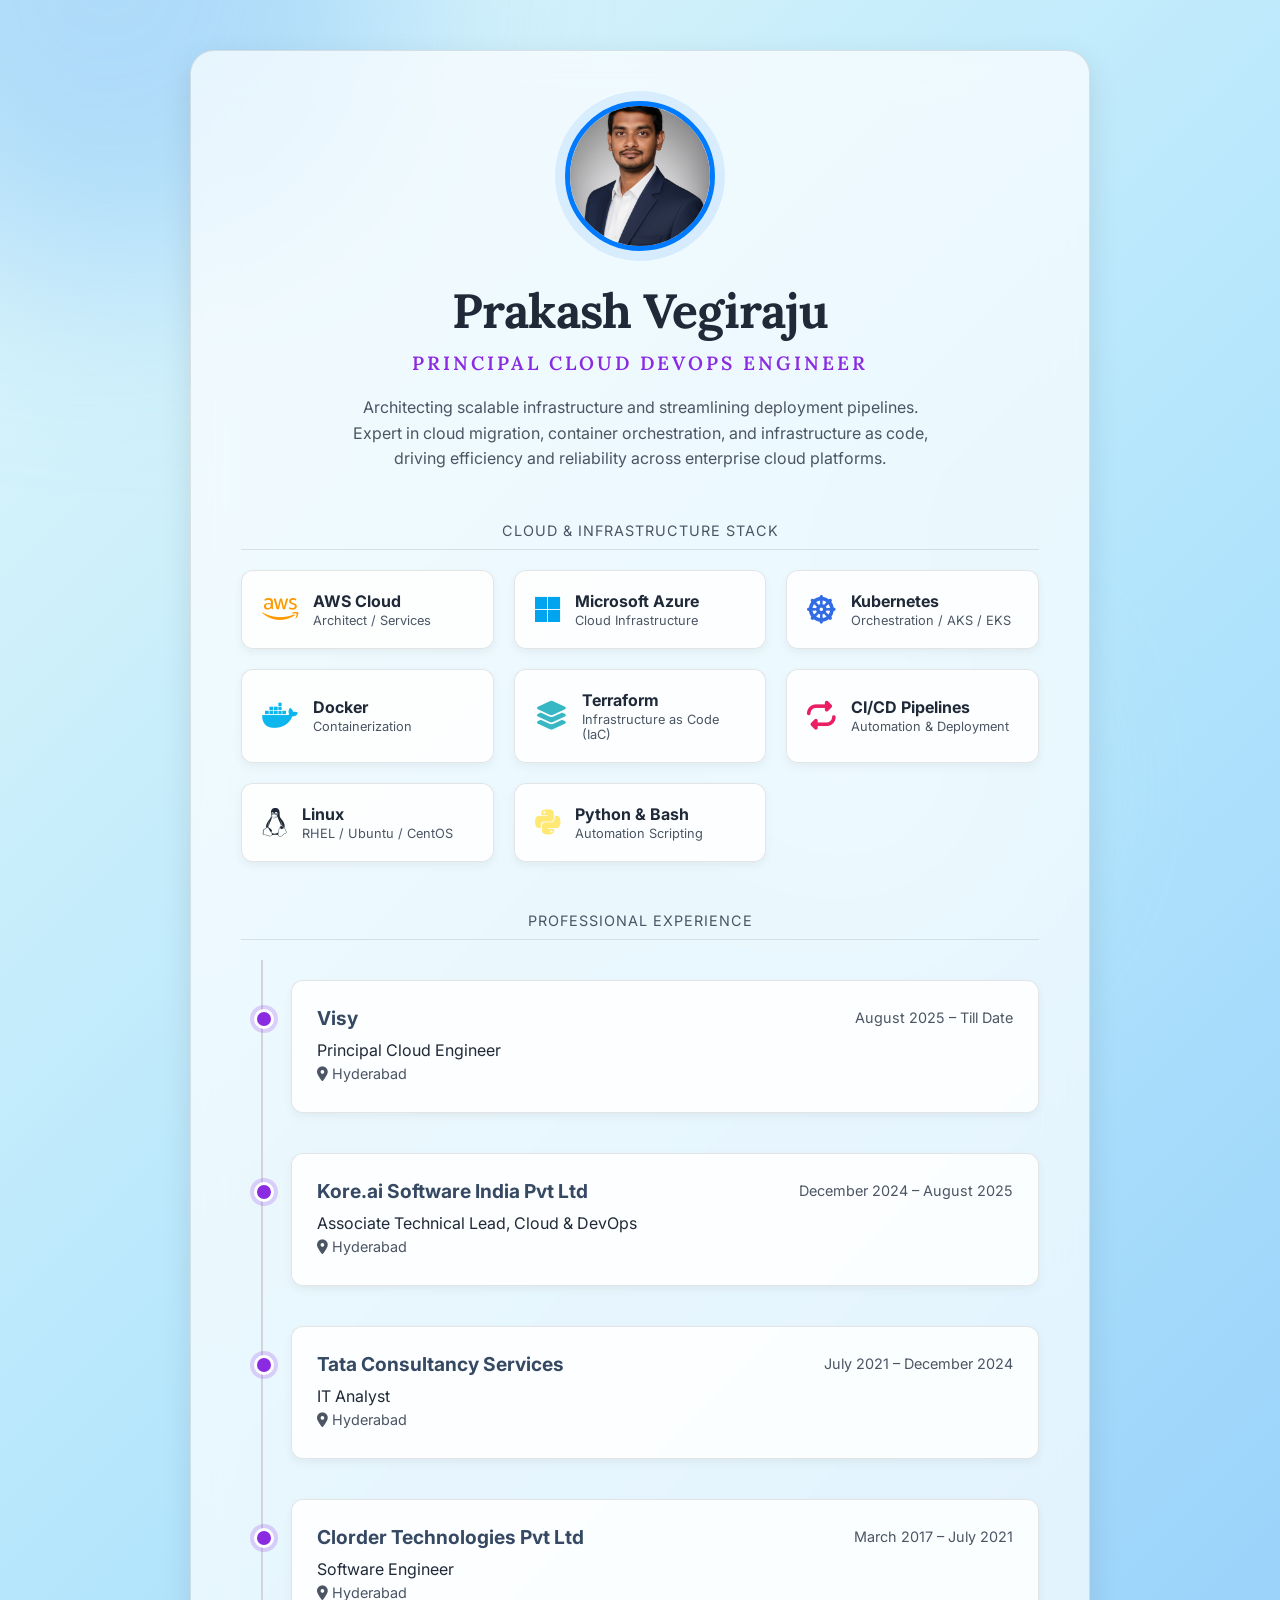
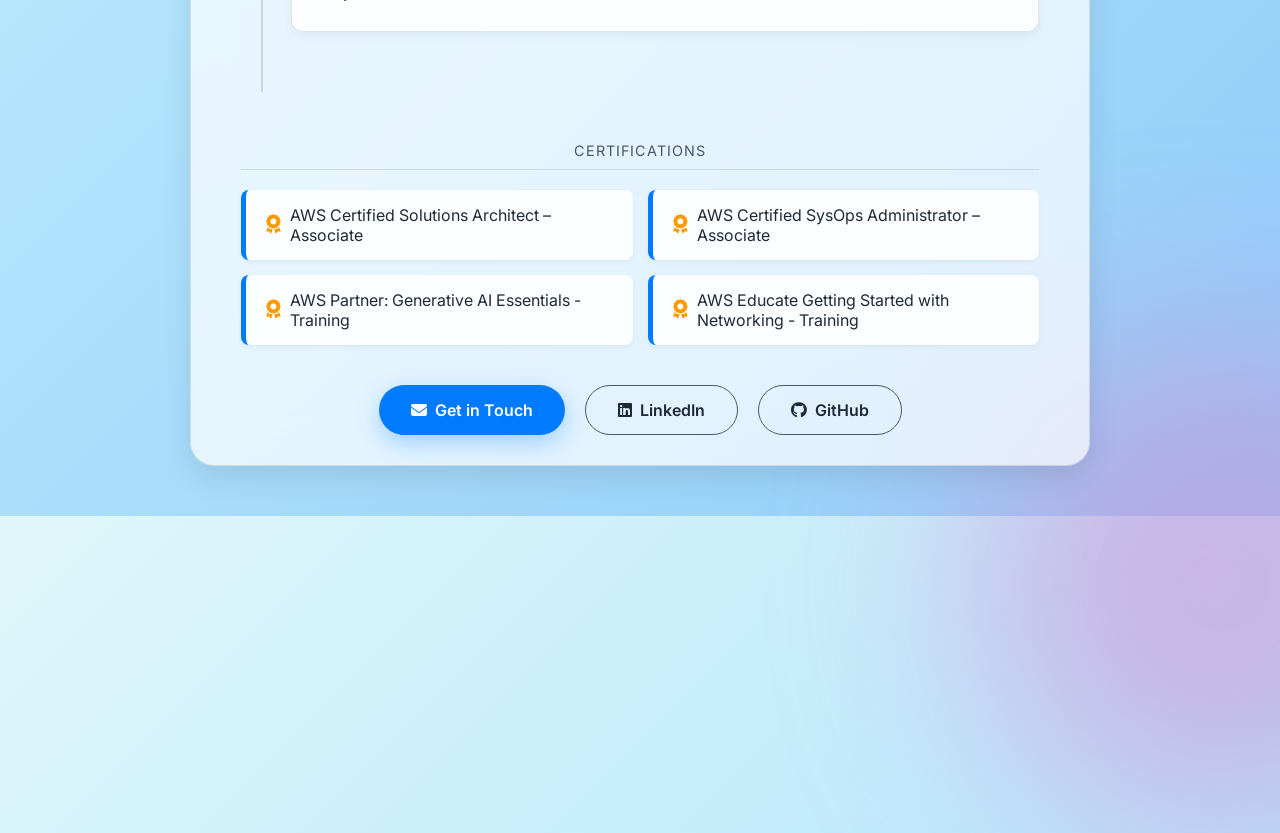
<file: index.html>
<!DOCTYPE html>
<html lang="en">
<head>
    <meta charset="UTF-8">
    <meta name="viewport" content="width=device-width, initial-scale=1.0">
    <title>Prakash Vegiraju | Principal Cloud DevOps Engineer</title>
    <link rel="stylesheet" href="https://cdnjs.cloudflare.com/ajax/libs/font-awesome/6.4.0/css/all.min.css">
    <link href="https://fonts.googleapis.com/css2?family=Inter:wght@300;400;600;800&family=Lora:wght@600;700&display=swap" rel="stylesheet">
    
    <style>
        :root {
            /* NEW: Light Sky Blue Gradient */
            --bg-gradient: linear-gradient(135deg, #e0f7fa 0%, #b3e5fc 50%, #90caf9 100%); 
            
            --text-dark: #1f2937; 
            --text-dim: #4b5563;
            --accent-blue: #007bff; 
            --accent-purple: #8a2be2; 
            --card-bg: rgba(255, 255, 255, 0.7); 
            --card-border: rgba(0, 0, 0, 0.1);
            --timeline-line: #d1d5db;
            --timeline-dot: #60a5fa;
            --box-shadow-light: 0 10px 30px rgba(0, 0, 0, 0.1);
        }

        * { box-sizing: border-box; }

        /* SCROLLING FIX: Ensures the page can scroll when content overflows */
        html {
            scroll-behavior: smooth;
        }

        body {
            font-family: 'Inter', sans-serif;
            background: var(--bg-gradient); 
            color: var(--text-dark);
            margin: 0;
            min-height: 100vh;
            
            padding-top: 50px; 
            padding-bottom: 50px; 
            
            position: relative;
            overflow-y: auto; 
            overflow-x: hidden; 
        }

        /* Abstract background shapes - Updated to cool tones */
        .blob {
            position: absolute;
            filter: blur(100px); 
            z-index: -1;
            opacity: 0.6; 
            border-radius: 50%;
            animation: float 20s infinite ease-in-out; 
        }
        .blob-1 { top: -15%; left: -15%; width: 600px; height: 600px; background: #90CAF9; animation-delay: 0s; } 
        .blob-2 { bottom: -15%; right: -15%; width: 500px; height: 500px; background: #CE93D8; animation-delay: -10s; } 
        .blob-3 { top: 30%; right: 20%; width: 300px; height: 300px; background: #E0F7FA; animation-delay: -5s; opacity: 0.4;} 


        @keyframes float {
            0% { transform: translate(0, 0) scale(1); }
            33% { transform: translate(30px, -30px) scale(1.05); }
            66% { transform: translate(-20px, 20px) scale(0.95); }
            100% { transform: translate(0, 0) scale(1); }
        }

        .portfolio-wrapper {
            max-width: 900px;
            width: 100%;
            margin: 0 auto; 
            
            background: var(--card-bg); 
            backdrop-filter: blur(20px); 
            -webkit-backdrop-filter: blur(20px);
            border: 1px solid var(--card-border);
            border-radius: 24px;
            
            padding: 50px 50px 30px 50px; 
            
            box-shadow: var(--box-shadow-light); 
            animation: fadeIn 1s ease-out;
        }

        header { text-align: center; margin-bottom: 50px; }

        .profile-picture {
            width: 150px;
            height: 150px;
            border-radius: 50%;
            object-fit: cover;
            border: 5px solid var(--accent-blue); 
            margin-bottom: 25px;
            box-shadow: 0 0 0 10px rgba(0, 123, 255, 0.1); 
            transition: transform 0.3s ease-in-out;
        }
        .profile-picture:hover {
            transform: scale(1.05) rotate(2deg); 
            box-shadow: 0 0 0 12px rgba(0, 123, 255, 0.2), 0 0 20px rgba(0, 123, 255, 0.4);
        }
        
        /* FONT CHANGE FOR NAME */
        h1 {
            font-family: 'Lora', serif; /* Distinguished serif font */
            font-size: 3rem;
            margin: 0 0 10px 0;
            font-weight: 700;
            color: var(--text-dark); 
            letter-spacing: -1px;
        }

        /* FONT CHANGE FOR DESIGNATION */
        h2 {
            font-family: 'Lora', serif; /* Distinguished serif font */
            font-size: 1.2rem;
            color: var(--accent-purple); 
            text-transform: uppercase;
            letter-spacing: 3px; 
            margin-top: 0;
            font-weight: 600;
        }

        .bio {
            color: var(--text-dim);
            max-width: 600px;
            margin: 20px auto;
            line-height: 1.6;
            font-weight: 400;
        }

        /* --- GLOBAL SECTION STYLES --- */
        .section-title {
            font-size: 0.9rem;
            color: var(--text-dim);
            text-transform: uppercase;
            letter-spacing: 1px;
            margin-top: 50px;
            margin-bottom: 20px;
            border-bottom: 1px solid var(--card-border);
            padding-bottom: 10px;
            text-align: center; 
        }

        /* --- TECH STACK GRID --- */
        .tech-grid {
            display: grid;
            grid-template-columns: repeat(auto-fit, minmax(200px, 1fr));
            gap: 20px;
            margin-bottom: 40px;
        }

        .tech-card {
            background: rgba(255, 255, 255, 0.85); 
            padding: 20px;
            border-radius: 12px;
            border: 1px solid var(--card-border);
            transition: transform 0.3s, border-color 0.3s, box-shadow 0.3s;
            display: flex;
            align-items: center;
            gap: 15px;
            box-shadow: 0 4px 10px rgba(0,0,0,0.05);
        }

        .tech-card:hover {
            transform: translateY(-8px); 
            border-color: var(--accent-purple); 
            box-shadow: 0 12px 25px rgba(0,0,0,0.15); 
        }

        .tech-icon { font-size: 1.8rem; }
        .fa-aws { color: #ff9900; }
        .fa-microsoft { color: #00a4ef; }
        .fa-docker { color: #0db7ed; }
        .fa-linux { color: var(--text-dark); } 
        .fa-python { color: #ffe873; }
        .fa-terminal { color: #4ade80; }
        .fa-dharmachakra { color: #326ce5; }
        .fa-repeat { color: #e91e63; } 
        .fa-layer-group { color: #37b7c3; } 

        .tech-info h3 { margin: 0; font-size: 1rem; color: var(--text-dark); }
        .tech-info p { margin: 2px 0 0 0; font-size: 0.8rem; color: var(--text-dim); }

        /* --- EXPERIENCE TIMELINE --- */
        .timeline {
            position: relative;
            padding: 20px 0 20px 30px;
            margin-left: 20px;
        }

        .timeline::before {
            content: '';
            position: absolute;
            top: 0;
            left: 0;
            width: 2px;
            height: 100%;
            background: var(--timeline-line);
        }

        .timeline-item {
            margin-bottom: 40px;
            position: relative;
            background: rgba(255, 255, 255, 0.85);
            padding: 25px;
            border-radius: 12px;
            border: 1px solid var(--card-border);
            box-shadow: 0 4px 10px rgba(0,0,0,0.05);
            transition: transform 0.2s, border-color 0.2s;
        }

        .timeline-item:hover {
            transform: translateX(8px); 
            border-color: var(--accent-purple);
            box-shadow: 0 8px 15px rgba(0,0,0,0.1);
        }

        .timeline-item::before {
            content: '';
            position: absolute;
            top: 28px;
            left: -38px;
            width: 14px; 
            height: 14px;
            border-radius: 50%;
            background: var(--accent-purple); 
            border: 3px solid #fff; 
            box-shadow: 0 0 0 4px rgba(138, 43, 226, 0.2); 
        }

        .timeline-header {
            display: flex;
            justify-content: space-between;
            align-items: center;
            margin-bottom: 10px;
            flex-wrap: wrap;
        }

        /* COLOR CHANGE FOR COMPANY NAME */
        .timeline-header h3 {
            margin: 0;
            font-size: 1.2rem;
            color: #364963; 
        }

        .timeline-header span {
            font-size: 0.9rem;
            color: var(--text-dim);
            font-weight: 400;
        }

        .timeline-body p {
            margin: 5px 0;
            color: var(--text-dark);
        }
        .timeline-body .location {
            font-size: 0.9rem;
            color: var(--text-dim);
            margin-top: 5px;
        }

        /* --- CERTIFICATIONS SECTION --- */
        .cert-list {
            list-style: none;
            padding: 0;
            margin: 0 0 40px 0;
            display: grid;
            grid-template-columns: repeat(auto-fit, minmax(350px, 1fr));
            gap: 15px;
        }

        .cert-list li {
            padding: 15px 20px;
            background: rgba(255, 255, 255, 0.85);
            border-radius: 8px;
            border-left: 5px solid var(--accent-blue);
            box-shadow: 0 2px 5px rgba(0,0,0,0.05);
            font-size: 1rem;
            color: var(--text-dark);
            display: flex;
            align-items: center;
            gap: 10px;
            transition: border-left-color 0.3s;
        }
        
        /* Make the entire list item clickable via a nested anchor tag */
        .cert-list li a {
            text-decoration: none; /* Remove underline from link */
            color: var(--text-dark);
            display: flex; /* Makes the entire text/icon area the link */
            align-items: center;
            gap: 10px;
            width: 100%;
        }

        .cert-list li:hover {
            border-left-color: var(--accent-purple);
        }
        
        .cert-list li i {
            color: #ff9900; /* AWS Gold */
            font-size: 1.2rem;
        }


        /* --- CONTACT BUTTONS (Action bar spacing adjusted) --- */
        .actions {
            display: flex;
            justify-content: center;
            gap: 20px;
            flex-wrap: wrap;
            margin-top: 30px; 
        }

        .btn {
            padding: 14px 32px;
            border-radius: 50px;
            text-decoration: none;
            font-weight: 600;
            transition: all 0.3s;
            font-size: 1rem;
            display: flex;
            align-items: center;
            gap: 8px;
        }

        .btn-primary {
            background: var(--accent-blue);
            color: white; 
            box-shadow: 0 8px 25px rgba(0, 123, 255, 0.3);
        }
        
        .btn-primary:hover {
            background: var(--accent-purple); 
            box-shadow: 0 10px 30px rgba(138, 43, 226, 0.4);
            transform: translateY(-3px);
        }

        .btn-secondary {
            background: transparent;
            border: 1px solid var(--text-dim);
            color: var(--text-dark);
        }

        .btn-secondary:hover {
            border-color: var(--accent-purple);
            background: rgba(138, 43, 226, 0.05);
            color: var(--accent-purple);
            transform: translateY(-3px);
        }

        /* Mobile Tweaks */
        @media (max-width: 600px) {
            .portfolio-wrapper { 
                /* Adjusted padding for smaller screens */
                padding: 30px 20px 30px 20px; 
            }
            h1 { font-size: 2rem; }
            h2 { font-size: 1rem; letter-spacing: 1px;}
            .tech-grid { grid-template-columns: 1fr; }
            .timeline { padding-left: 20px; margin-left: 10px; }
            .timeline-item::before { left: -29px; }
            .timeline-header { flex-direction: column; align-items: flex-start; }
            .cert-list { grid-template-columns: 1fr; } /* Stack certs on small screens */
        }

        @keyframes fadeIn {
            from { opacity: 0; transform: translateY(20px); }
            to { opacity: 1; transform: translateY(0); }
        }
    </style>
</head>
<body>

    <div class="blob blob-1"></div>
    <div class="blob blob-2"></div>
    <div class="blob blob-3"></div>

    <main class="portfolio-wrapper">
        <header>
            <img src="profile.jpeg" alt="Prakash Vegiraju" class="profile-picture">
            <h1>Prakash Vegiraju</h1>
            <h2>Principal Cloud DevOps Engineer</h2>
            <p class="bio">
                Architecting scalable infrastructure and streamlining deployment pipelines. 
                Expert in cloud migration, container orchestration, and infrastructure as code, 
                driving efficiency and reliability across enterprise cloud platforms.
            </p>
        </header>

        <div class="section-title">Cloud & Infrastructure Stack</div>
        
        <div class="tech-grid">
            <div class="tech-card">
                <i class="fab fa-aws tech-icon"></i>
                <div class="tech-info">
                    <h3>AWS Cloud</h3>
                    <p>Architect / Services</p>
                </div>
            </div>

            <div class="tech-card">
                <i class="fab fa-microsoft tech-icon"></i>
                <div class="tech-info">
                    <h3>Microsoft Azure</h3>
                    <p>Cloud Infrastructure</p>
                </div>
            </div>

            <div class="tech-card">
                <i class="fas fa-dharmachakra tech-icon"></i>
                <div class="tech-info">
                    <h3>Kubernetes</h3>
                    <p>Orchestration / AKS / EKS</p>
                </div>
            </div>

            <div class="tech-card">
                <i class="fab fa-docker tech-icon"></i>
                <div class="tech-info">
                    <h3>Docker</h3>
                    <p>Containerization</p>
                </div>
            </div>
            
            <div class="tech-card">
                <i class="fas fa-layer-group tech-icon"></i>
                <div class="tech-info">
                    <h3>Terraform</h3>
                    <p>Infrastructure as Code (IaC)</p>
                </div>
            </div>
            
            <div class="tech-card">
                <i class="fas fa-repeat tech-icon"></i>
                <div class="tech-info">
                    <h3>CI/CD Pipelines</h3>
                    <p>Automation & Deployment</p>
                </div>
            </div>

            <div class="tech-card">
                <i class="fab fa-linux tech-icon"></i>
                <div class="tech-info">
                    <h3>Linux</h3>
                    <p>RHEL / Ubuntu / CentOS</p>
                </div>
            </div>

            <div class="tech-card">
                <i class="fab fa-python tech-icon"></i>
                <div class="tech-info">
                    <h3>Python & Bash</h3>
                    <p>Automation Scripting</p>
                </div>
            </div>
        </div>

        <div class="section-title">Professional Experience</div>

        <div class="timeline">
            <div class="timeline-item">
                <div class="timeline-header">
                    <h3>Visy</h3>
                    <span>August 2025 – Till Date</span>
                </div>
                <div class="timeline-body">
                    <p>Principal Cloud Engineer</p>
                    <p class="location"><i class="fas fa-map-marker-alt"></i> Hyderabad</p>
                </div>
            </div>

            <div class="timeline-item">
                <div class="timeline-header">
                    <h3>Kore.ai Software India Pvt Ltd</h3>
                    <span>December 2024 – August 2025</span>
                </div>
                <div class="timeline-body">
                    <p>Associate Technical Lead, Cloud & DevOps</p>
                    <p class="location"><i class="fas fa-map-marker-alt"></i> Hyderabad</p>
                </div>
            </div>

            <div class="timeline-item">
                <div class="timeline-header">
                    <h3>Tata Consultancy Services</h3>
                    <span>July 2021 – December 2024</span>
                </div>
                <div class="timeline-body">
                    <p>IT Analyst</p>
                    <p class="location"><i class="fas fa-map-marker-alt"></i> Hyderabad</p>
                </div>
            </div>

            <div class="timeline-item">
                <div class="timeline-header">
                    <h3>Clorder Technologies Pvt Ltd </h3>
                    <span>March 2017 – July 2021</span>
                </div>
                <div class="timeline-body">
                    <p>Software Engineer</p>
                    <p class="location"><i class="fas fa-map-marker-alt"></i> Hyderabad</p>
                </div>
            </div>
        </div>

        <div class="section-title">Certifications</div>
        
        <ul class="cert-list">
            <li>
                <a href="https://www.credly.com/badges/eabfdc1d-e47e-45cc-a0f8-37dddf112c0d?source=" target="_blank" rel="noopener noreferrer">
                    <i class="fas fa-award"></i>
                    AWS Certified Solutions Architect – Associate 
                </a>
            </li>
            <li>
                <a href="https://www.credly.com/badges/cdb71c15-56a0-4b26-9a0d-11b0fed4f23d/" target="_blank" rel="noopener noreferrer">
                    <i class="fas fa-award"></i>
                    AWS Certified SysOps Administrator – Associate
                </a>
            </li>
            <li>
                <a href="https://www.credly.com/badges/b4d3521e-9058-48f3-95d6-2a77d326ab1f" target="_blank" rel="noopener noreferrer">
                    <i class="fas fa-award"></i>
                    AWS Partner: Generative AI Essentials - Training
                </a>
            </li>
            <li>
                <a href="https://www.credly.com/badges/84ee3090-cde8-420e-8f59-3e3323c9cc29/" target="_blank" rel="noopener noreferrer">
                    <i class="fas fa-award"></i>
                    AWS Educate Getting Started with Networking - Training
                </a>
            </li>
        </ul>
        
        <div class="actions">
            <a href="mailto:prakashraju619@gmail.com" class="btn btn-primary">
                <i class="fas fa-envelope"></i> Get in Touch
            </a>
            <a href="https://linkedin.com/in/prakash-vegiraju" target="_blank" rel="noopener noreferrer" class="btn btn-secondary">
                <i class="fab fa-linkedin"></i> LinkedIn
            </a>
            <a href="https://github.com/prakashvegiraju-devops" target="_blank" rel="noopener noreferrer" class="btn btn-secondary">
                <i class="fab fa-github"></i> GitHub
            </a>
        </div>

    </main>

</body>
</html>
</file>
